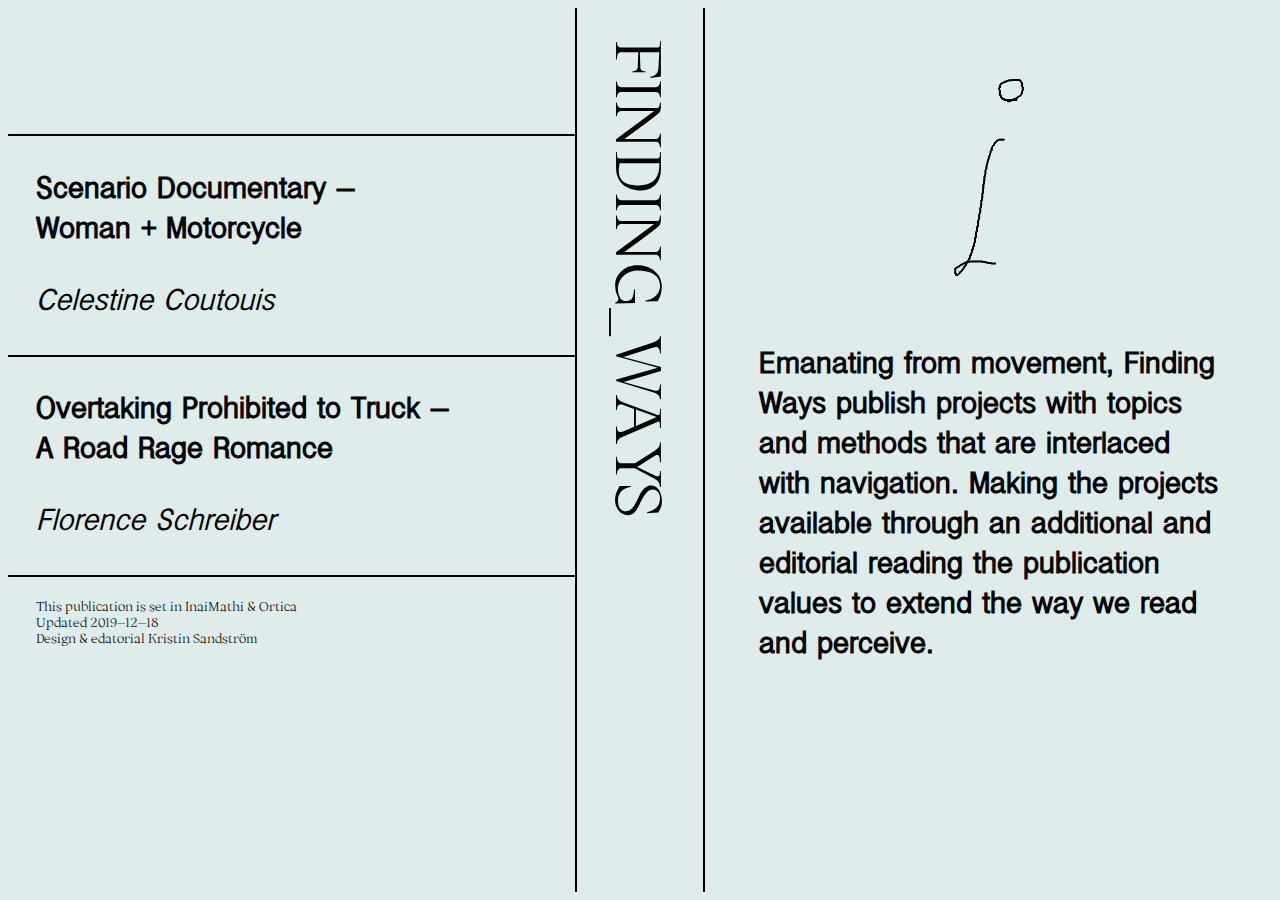
<file: index.html>
<head>

<link rel="stylesheet" type="text/css" href="ways.css">
<meta charset="UTF-8">
<meta name="viewport" content="width=device-width, initial-scale=1.0">
<link rel="shortcut icon" href="favicon.ico">
<title>Finding Ways</title>

</head>

<body>

	<div class="left">
	   <div class="line">
      
	    <svg height="10" width="100%">
	     <line x1="0%" y1="1" x2="100%" y2="1" style="stroke:black;stroke-width:2" />
	     Sorry, your browser does not support inline SVG.
	   </svg>
	  </div>
		
		<div class="Scenario">
			<h2><a href="moto.html">Scenario Documentary –<br> Woman + Motorcycle</a></h2>
			<p><i>Celestine Coutouis</i></p>
		  </div>
		  	
		   <div class="line">
		    <svg height="10" width="100%">
		     <line x1="0%" y1="1" x2="100%" y2="1" style="stroke:black;stroke-width:2" />
		     Sorry, your browser does not support inline SVG.
		   </svg>
		  </div>
		
		<div class="Overtaking">
			<h2><a href="overtaking.html">Overtaking Prohibited to Truck –<br> A Road Rage Romance</a></h2>
			<p><i>Florence Schreiber</i></p>
		</div>
		
		<div class="line">
	    <svg height="10" width="100%">
	     <line x1="0%" y1="1" x2="100%" y2="1" style="stroke:black;stroke-width:2" />
	     Sorry, your browser does not support inline SVG.
	   </svg>
	  </div>
	  
	  <div class="info">
		<h3> This publication is set in InaiMathi & Ortica<br> Updated 2019–12–18<br>Design & edatorial Kristin Sandström 
		</h3>  
	  </div>
	  
	</div>	
	
	<div class="back">
		<h1>Finding_Ways</h1>	
	</div>	
	
	<div class="right">
	   <div class="wrapper">
		 
		<img class="gif" src="img/gif1.gif" width="10%">
		
		<p id="rightpageinfo"><b>Emanating from movement, Finding Ways publish projects with topics and methods that are interlaced with navigation. Making the projects available through an additional and editorial reading the publication values to extend the way we read and perceive.
 </b></p>
	
	
	  </div>
	</div>
	
</body>
</file>
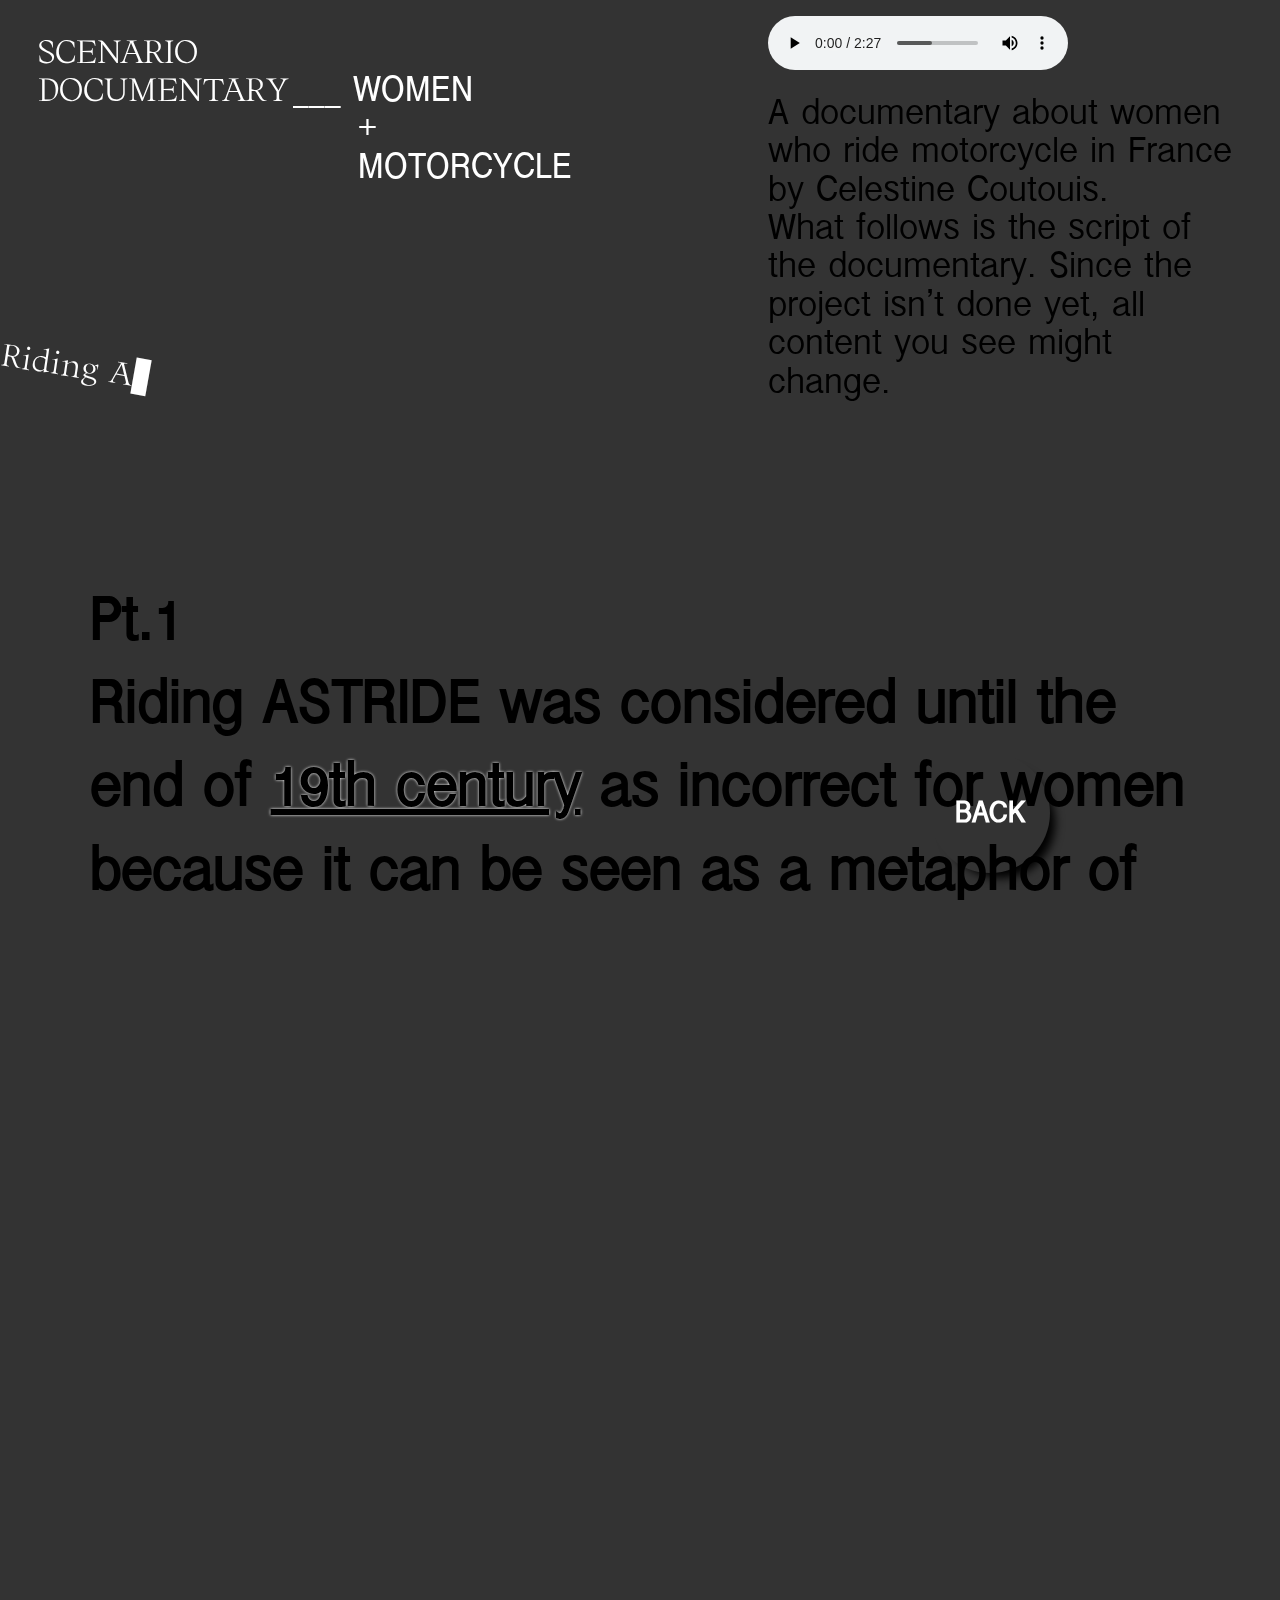
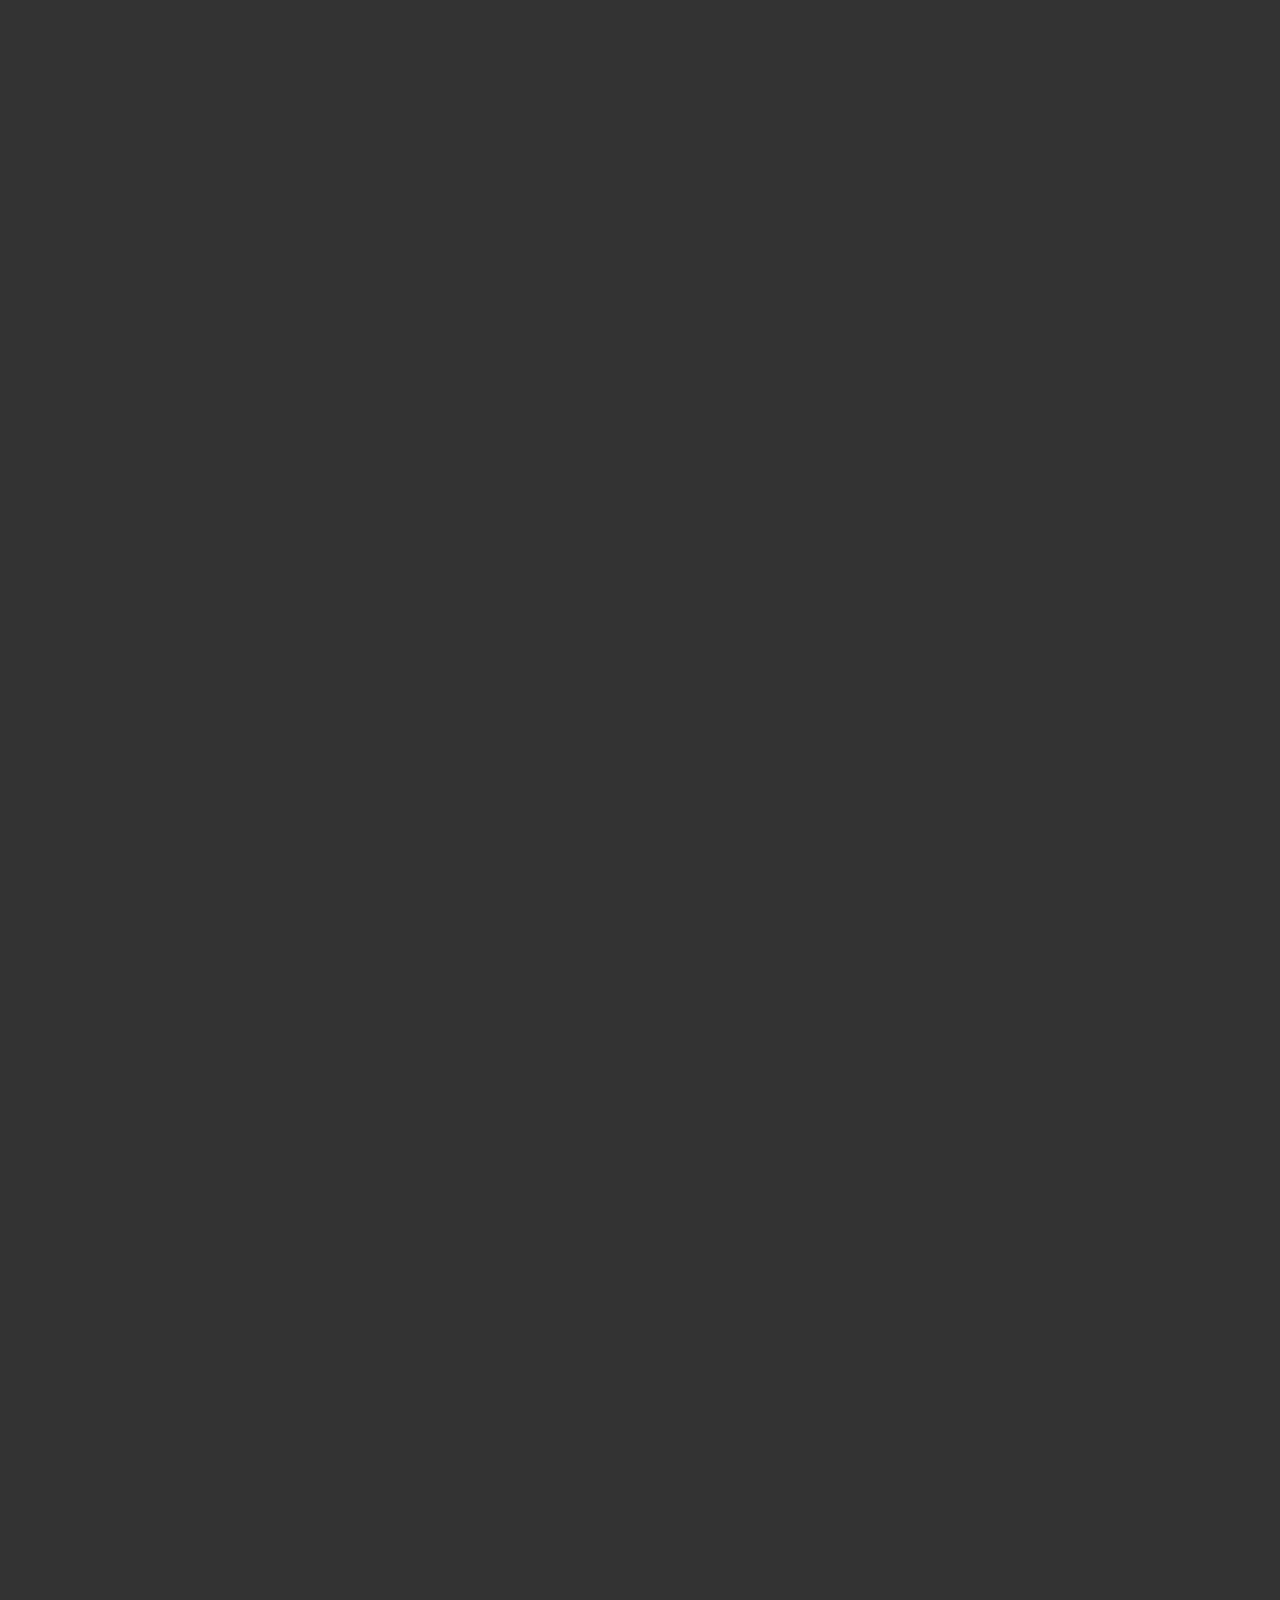
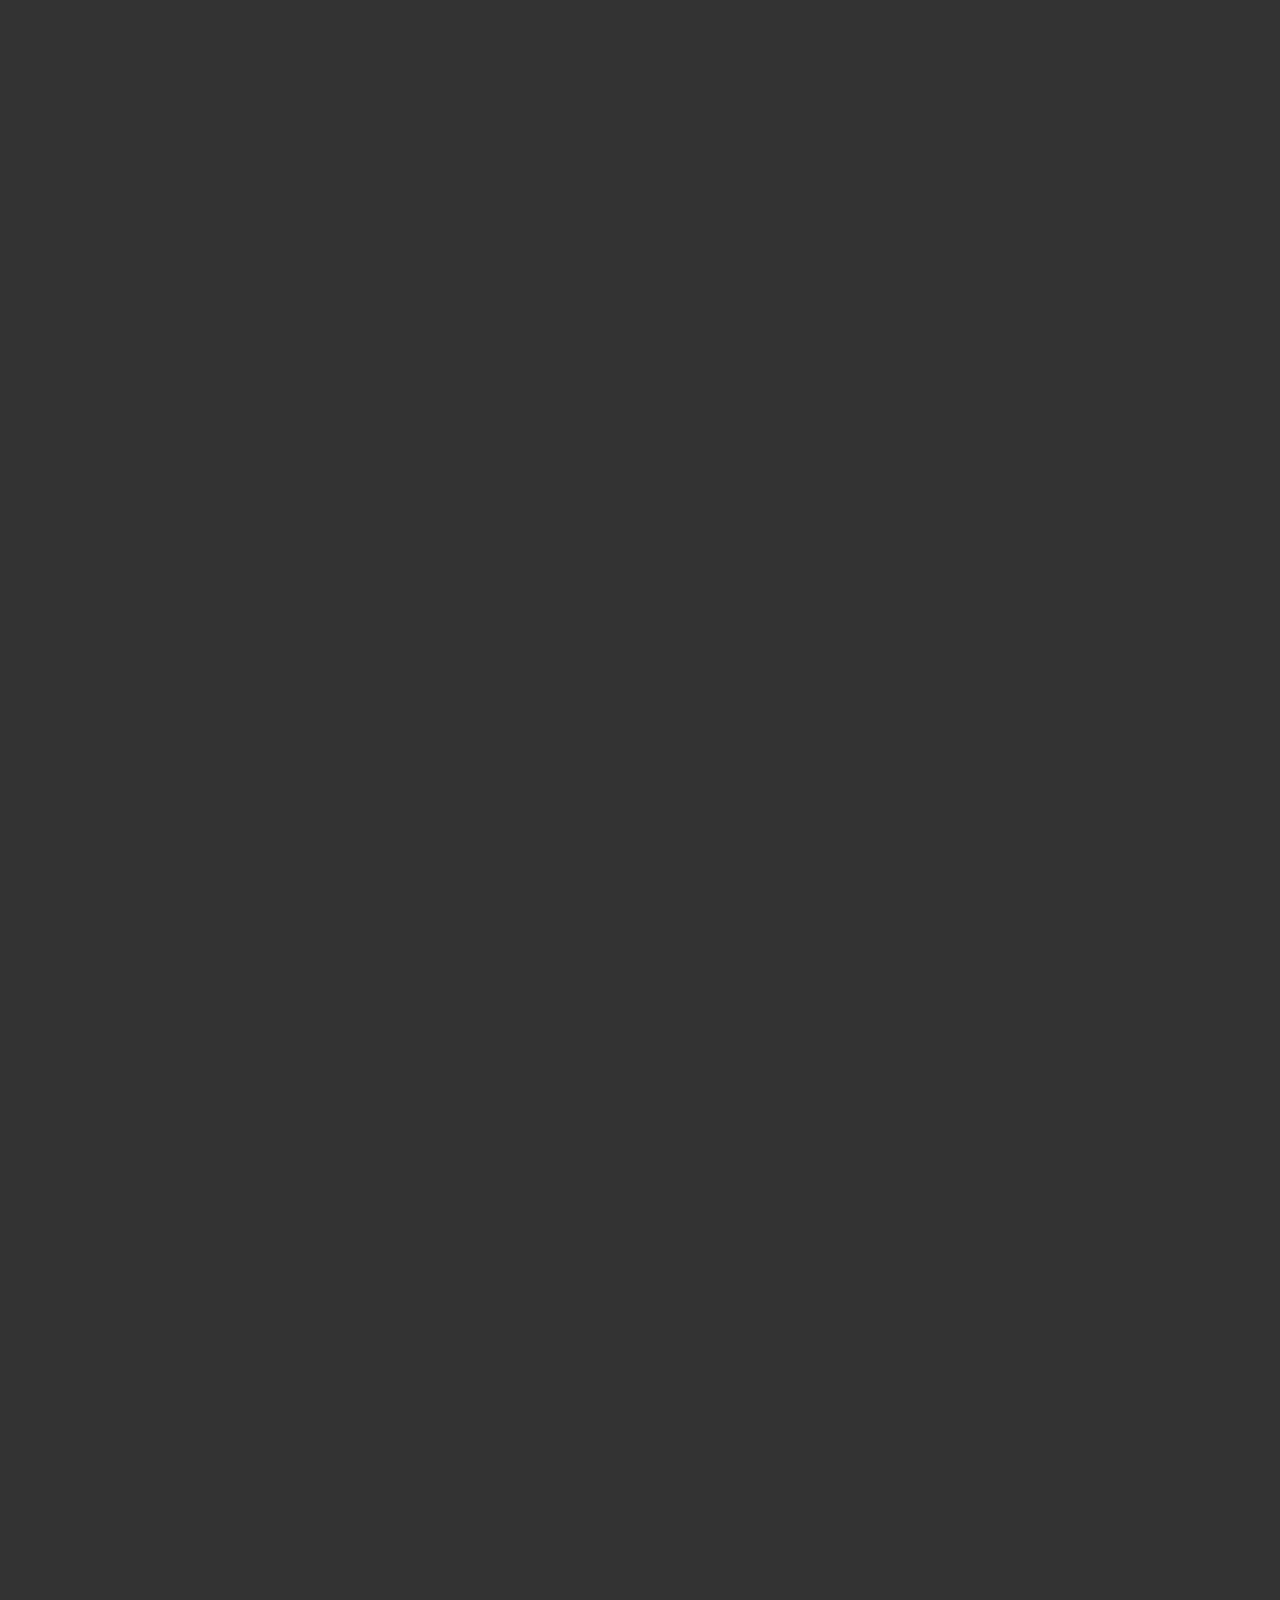
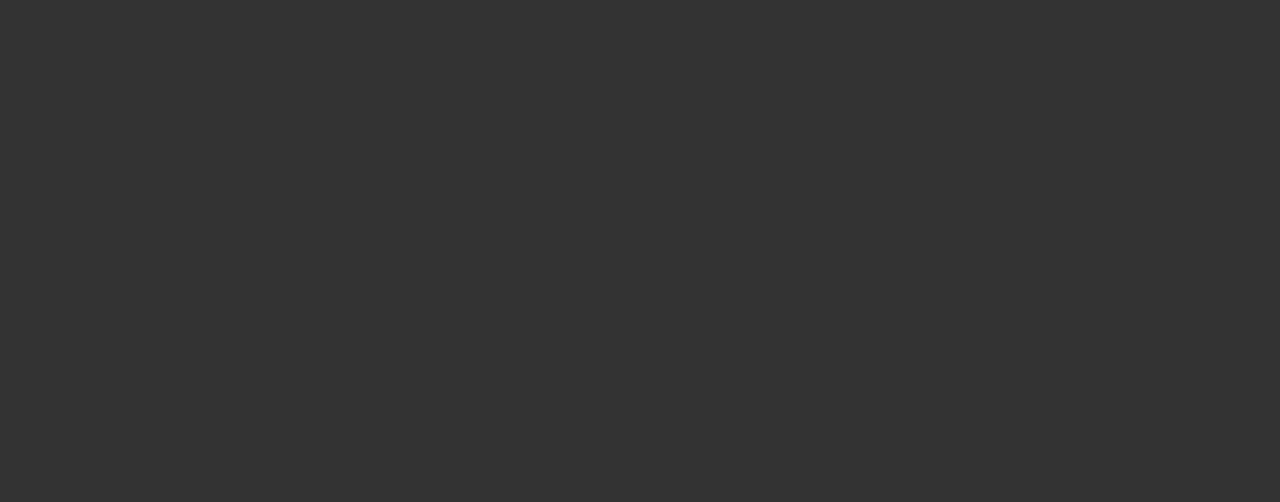
<file: moto.html>
<head>

<link rel="stylesheet" type="text/css" href="moto.css">

<meta charset="UTF-8">
<meta name="viewport" content="width=device-width, initial-scale=1.0">

<title>Scenario Documentary_Women + Motorcycle</title>
<link rel="stylesheet" href="moto.css">
<link rel="shortcut icon" href="favicon.ico">
</head>

<body>

<h3>Scenario<br>Documentary<div id="woman">___ Women <br><div id="plus">+ Motorcycle</div></h3>	

<div class="button">
	<h4><a href="index.html">BACK</a></h4>
</div>
	
<div class="colophone">
		<audio controls>
		<source src="audio/moto.mp3" type="audio/mpeg">	
	</audio>
	<h1>
		A documentary about women who ride motorcycle in France by Celestine Coutouis. <br>
		What follows is the script of the documentary. Since the project isn’t done yet, all content you see might change.
		
	</h1>		
	
	
</div>	


<!--==========================================-->
<!--Margus Lillemägi | codepen.io/VisualAngle/-->
<!--==========================================-->

<!--One of the most interesting and useful features of SVG is the capability of using paths for positioning shapes and text. This example demonstrates how to place text along a spiral path and animating it using JavaScript.-->

<!--Have fun with SVG! :)-->

<div class="container">  
  <svg xmlns="http://www.w3.org/2000/svg" xmlns:xlink="http://www.w3.org/1999/xlink" preserveAspectRatio="xMidYMin slice" viewBox="0 500 2000 2000" style="position:fixed;">
    <!--Background-->  
   
    <path d="M0 0h728v400H0z" fill="none"/> 
	
    <!--Spiral path-->  
    <defs>		
		<path id="s"  d="M0,96.11c49.18,9.81,457.93,57.73,551.43,133.41C736.12,379,996.85,247,1105.08,249.17c73.85,1.48,119,54.1,119,107.12,0,58.86-37.85,116.22-109.61,116.51-209.14.86-202.42-236.2-60.82-296.25,83.23-35.29,210.47,32.59,258.84,114.82,32.47,55.2,44.13,247.91-86.24,309.45-96.61,45.6-415.87,40.7-529.66-98.59s-357-250.08-453.12-257.3c-87-6.55-161.16,49.7-160.94,139.07.22,88,49,145.2,127.32,137,104.89-11,114-83.71,254.23-49.47,45.83,11.19,84.16,103.27,155.29,140.17,67.17,34.85,235,94.82,329.81,74.21" transform="translate(0.1 -95.62)"/>
		
    </defs>
	<!--- > 
    <defs>		
		<path id="s"  d="M0,265.48C7.45,268,332.32,368.66,397.61,400c9.65,4.63,40.73,26.08,52.79,32.53,15.41,8.25,51.68,9,69.78,3.59,22.22-6.62,29.67-23.73,46.78-22.38s62.08,32.3,77,32.06c26.87-.43,70.77-45.32,89.29-50.52,37-10.41,54.89,13,67.52,19.48,16.43,8.38,73.55,15.32,79,42.72,4.12,20.64-4.36,47.22-22.74,55.77C817.38,531.71,689,585.91,667.9,593s-94.25,35-85.34,63.42c12.72,40.51,127.61,59.89,150.92,64.11,33.35,6,44.12-14.74,44.3-30.93.21-18.89-17.11-39.63-40.21-38.47C708.3,652.54,691.45,669,692.05,697c.42,20.1,20.51,87.1,88.36,75.08,46-8.15,66.45-47.63,68.09-83.38,2.11-45.77-28.61-105.29-82.06-101C700.69,593,575,649.33,574.87,763.56c-.14,103.57,138.61,119.49,190.79,92.91,58.6-29.86,184.62-112.45,250.91-122.21,47.34-7,174,24.42,174,24.42" transform="translate(0.16 -265)"/>
		
    </defs>  
		<--->
    <!--Text & link to path-->  
    <text >
    <textPath id="text" xlink:href="#s" fill="white" > Riding ASTRIDE was considered until the end of 19th century as incorrect for women because it can be seen as a metaphor of sexual contact. </textPath>
    </text>  
  </svg> 
</div>


<div class="block">
	<h2>
		Pt.1 <br> Riding ASTRIDE was considered until the end of <span class="century hoverimg">19th century</span> as incorrect for women because it can be seen as a metaphor of sexual contact. <i>Sequence shot</i>_woman <span class="riding hoverimg">riding</span> her motorcycle.
	</h2>
	
    <div class="marquee3k demo">
	
   	<img class="banner" src="img/MOTO1.jpg" >
	
    </div>
	
		<h2><br>Pt.2<br>
		On the image we don’t see their face, we only see details when they <span class="prepare hoverimg">prepare</span> their bike and themself before a ride.
		Voice over: They talk about what they love about riding motorcycle; their feeling of liberty, emancipation, power etc. 
	</h2>
		<h2>Pt.3<br>
		<i>Auto/motor show</i>_ How women are <span class="showed hoverimg">showed</span> in those <span class="events hoverimg">events</span>.
		Text of MONA CHOLLET from her book « beauté fatale »
		Text of VIRGINIE DESPENTES : « King kong theorie »
		As we see in the images, girls can sit on motocycle but as their outfit are not pratical, they can’t ride it.
	</h2>
		<h2>Pt.4<br>
		<i>Interview</i>_man and woman rider talking about women in motor groups.
		The main idea here is to show different profile of women riders because there are a lot of cliches about riders and there are a lot of different women who ride not only old women with blond hair.
		The second point is to talk about the political act of riding a bike as a woman.
	</h2>
		<h2>Pt.5<br>
		The group, characteristic of rider club
		Voice over : definition of <span class="wolf hoverimg">wolf gang</span> with notion of taking care of the pack/group 
	</h2>
		<h2>Pt.6<br>
		Voice over : interview of member of the association <span class="toutes hoverimg">« toutes en moto »</span>
		They talk about why they decided to join the association. Why it is important for them to be a part of it.
		Toutes en moto is an association that <span class="promotes hoverimg">promotes</span> motorcycle for women. And they are also engaged with a lot of other associations for women like; writers, against marital violences, ect.
	</h2>
	
	<img class="century hoverimg" src="img/amazone.jpg">
	<img class="riding hoverimg" src="img/moto10.png" >
	<img class="prepare hoverimg" src="img/moto5.png" >
	<img class="showed hoverimg" src="img/moto6.png" >
	<img class="events hoverimg" src="img/moto7.png" >
	<img class="wolf hoverimg" src="img/wolf3.jpg" >
	<img class="toutes hoverimg" src="img/totemoto2.jpg" >
	<img class="promotes hoverimg" src="img/totemoto1.jpg" >
	

<div class="footer">
	
</div>
	
	
</div>




<!-- >
<div id="img">

<img src="img/MOTO1.jpg" class="image">
	
</div>
<--->
<script src="https://ajax.googleapis.com/ajax/libs/jquery/3.3.1/jquery.min.js"></script>
<script src="text.js"></script>
<script src="marquee3k.js"></script>
<script> Marquee3k.init() </script>
<script src="hover.js"></script>



</body>
</file>
<file: ways.css>
@font-face{
	font-family:"InaiMathi";
	src: url("font/InaiMathi-MN.ttc") format("truetype");
}

@font-face{
	font-family:"Ortica";
	src: url("font/Ortica-Light.otf") format("opentype");
}

body{
	display:flex;
	flex-direction:row;
	overflow:hidden;
	background-color:#e0ebeb;
	cursor:url("img/pointer.png"),auto;
	font-weight:normal;
}

.left{
	
	border-style:none;
	width:45%;
	padding-top:10%;
	overflow:scroll;
	
}
h2{
	font-family:"InaiMathi";
	font-size:2.5vw;
	margin-left:5%;
}

h3{
	font-family:"Ortica";
	font-size:1vw;
	margin-left:5%;
	font-weight:normal;
	
}
p{
	font-family:"InaiMathi";
	font-size:2.5vw;
	margin-left:5%;
}
a{
	cursor:url("img/pointer2.png"),auto;
}
a:link, a:visited {
	color:black;
	background-color:transparent;
	text-decoration:none;
}

a:hover, a:active {
	color:#FEE501;
	background-color:transparent;
	text-decoration:none;
 }

.Scenario{
	border-style:solid;
	border-top:2px;
	border-bottom:2px;
	border-left:0px;
	border-right:0px;
	
}

.back{
	border-top:0px;
	border-bottom:0px;
	border-left:2px;
	border-right:2px;
	border-style:solid;
	width:10%;
	
}

h1{
	font-family:"Ortica";
	text-transform: uppercase;
	font-weight:normal;
	transform: rotate(90deg);
	text-align:center;
	font-size:5vw;
	padding-left:10%;
	display:flex;
	justify-content:right;
	flex-direction: column;

}


.right{
	border-style:none;
	width:45%;
}
.wrapper{
	padding-left:5%;
	padding-right:5%;
}



.gif{
	width:60%;
	margin-left:20%;
	margin-right:20%;
}
#rightpageinfo{
	margin-left:5%;
	margin-right:5%;
}
</file>
<file: moto.css>
@font-face{
	font-family:"InaiMathi";
	src: url("font/InaiMathi-MN.ttc") format("truetype");
}

@font-face{
	font-family:"Ortica";
	src: url("font/Ortica-Light.otf") format("opentype");
}


body, html {
  height: 100%;
  width: 100%;
  margin: 0;
  padding: 0;
  overflow:auto;
  background:#333333;
  cursor:url("img/pointer3.png"),auto;
  
 /* background:#2d3a2aab; */
  
}
h3{
	font-family:"Ortica";
	font-size:2.5vw;
	position:absolute;
	background:none;
	text-rendering: auto;
	font-weight:normal;
	text-transform: uppercase;
	font-weight:normal;
	padding-top:0;
	margin-top:0;
	width:40%;
	color:white;
	padding-left:3%;
	padding-top:1em;
}
#woman{
	font-family:"InaiMathi";
	font-size:3vw;
	position:inline;
	background:none;
	text-rendering: auto;
	font-weight:normal;
	text-transform: uppercase;
	display:inline;
	line-height:3vw;
	padding-left:6px;
}
#plus{
	padding-left:25vw;
	position:relative;
}

.button{
	vertical-align: baseline;
	position: absolute;
	align-items: center;
    justify-content: center;
    height: 120px;
    width: 120px;
    border-radius: 50%;
    bottom: 3%;
    right: 18%;
    text-align: center;
    transition: 1s;
    box-shadow: 10px 10px 10px -5px black;
	
}

.block{
	margin-top:10%;
	margin-bottom:30%;
}
		
h4{
	font-family:"InaiMathi";
	font-size:2em;
	margin-top:35%;
	color:blue;
}

a{
	cursor:url("img/pointer3.png"),auto;
}	

h4 a:link, a:visited {
	color:white;
	background-color:transparent;
	text-decoration:none;
}

h4 a:hover, a:active {
	color:black;
	background-color:transparent;
	text-decoration:none;
 }


.colophone{
	padding-left:60%;
	padding-right:3%;
	position:relative;
	padding-top:1em;
	
}

h1{
	color:black;
	font-family:"InaiMathi";
	font-size:3vw;
	line-height:3vw;
	text-align:left;
	right:0px;
	font-weight:normal;
	color:black;
	
}
.block{
	padding:0% 7% 0% 7%;
	padding-top:0%;
	overflow:scroll;
}

h2{
	font-family:"InaiMathi";
	color:black;
	font-size:5vw;
	line-height:6.5vw;	
	text-align:left;
	
}

img{
	position:absolute;
	display:none;
	width:25%;
	cursor:pointer;
	margin-bottom:20%;
}

/*
span.hoverimg {
	color:black;
	text-decoration: underline;
	
	
}
*/

img.hoverimg {
	position:absolute;
	display:none;
	
	cursor:url("img/pointer4.png"),auto;
	
}

span.hoverimg {
	color:black;
	text-decoration:underline;
	text-shadow: 0 0 3px white;
	cursor:url("img/pointer4.png"),auto;
	
	
}


.container{
	position:fixed;
	padding-top:20%;
	overflow:auto ;
}

#text{
	font-family:"Ortica";
	font-size:3em;
	letter-spacing:2px;
	
}
.banner {
	padding-left:10px;
	display:block;
	align-items: center;
	justify-content:center;
	
	
}

div.marquee3k {
	
	padding:0;
	height:10vh;
	opacity:50%;
	overflow:hidden;
	
}

img.banner{
	position:sticky;
}

/*
.banner {
	padding-left:10px;
	display:block;
	align-items: center;
	justify-content:center;
	color:white;
	
}

div.marquee3k {
	position:relative;
	margin-bottom:10px;
	height:10vh;
	opacity:50%;
	overflow:hidden;
	padding:3% 0px 80px 0px;
	
	
}
*/

.footer{
	height:5vh;
}

div.demo{
position:-webkit-sticky;
position:sticky;

}

/* Demo container*/
/*
#container{
  
  width:100%;
  overflow:hidden; 
  position: absolute;
  top: 50%;
  left: 50%;
  margin-right: -50%;
  transform: translate(-50%, -50%);
}
*/

/* Bottom hack for IE*/
svg{
  width:100%;
  padding-bottom: ;
  height: 1px;
  overflow: visible;
 }
 
 @keyframes banner {
 	from {left: -20%}
 	to {left: 100%;}
	
	
 }    
 
 /*
 img{
     display: block;
     margin-left: auto;
     margin-right: auto;
     max-width: 90vw;
     max-height: 96vh;
     margin-bottom: 3vh;
     margin-top: 3vh;
     position: center;
     z-index: 10;
	
 }
  */
</file>
